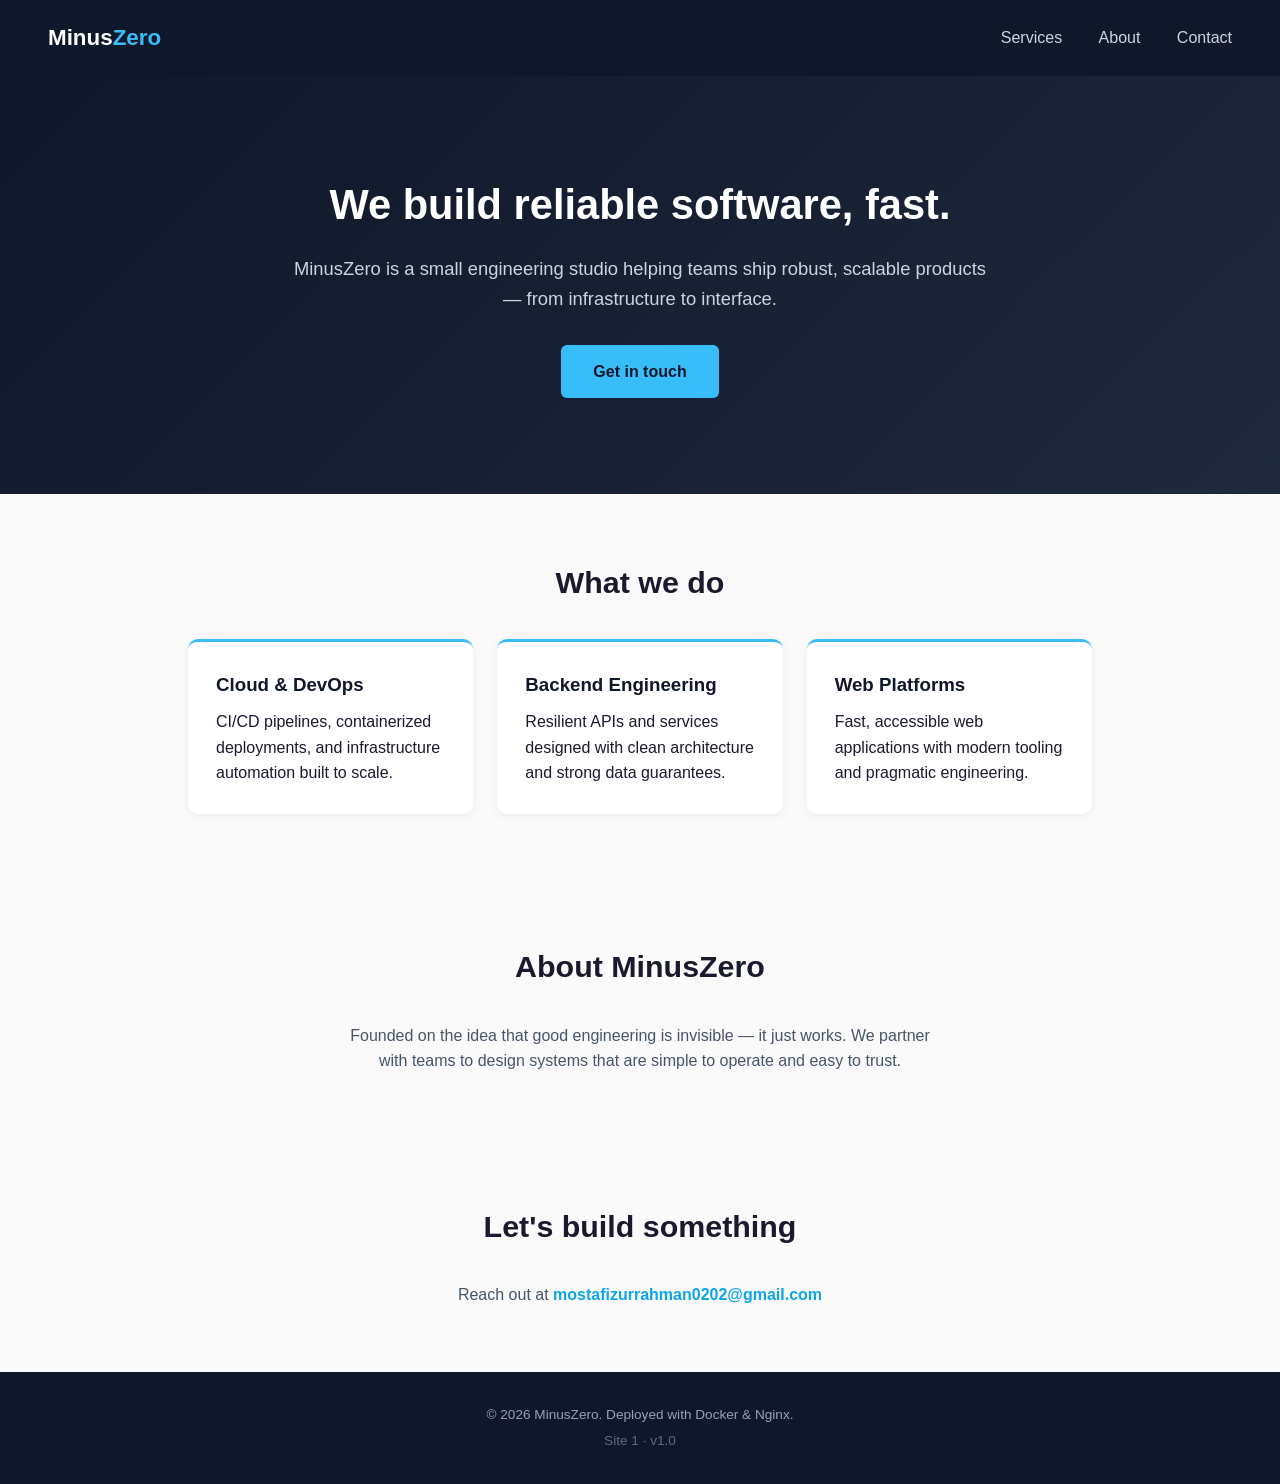
<file: site1/index.html>
<!doctype html>
<html lang="en">
    <head>
        <meta charset="UTF-8" />
        <meta name="viewport" content="width=device-width, initial-scale=1.0" />
        <title>MinusZero — Engineering the Future is here..</title>
        <link rel="stylesheet" href="style.css" />
    </head>
    <body>
        <header class="navbar">
            <div class="brand">Minus<span>Zero</span></div>
            <nav>
                <a href="#services">Services</a>
                <a href="#about">About</a>
                <a href="#contact">Contact</a>
            </nav>
        </header>

        <section class="hero">
            <div class="hero-content">
                <h1>We build reliable software, fast.</h1>
                <p>
                    MinusZero is a small engineering studio helping teams ship
                    robust, scalable products — from infrastructure to
                    interface.
                </p>
                <a class="cta" href="#contact">Get in touch</a>
            </div>
        </section>

        <section id="services" class="services">
            <h2>What we do</h2>
            <div class="cards">
                <div class="card">
                    <h3>Cloud &amp; DevOps</h3>
                    <p>
                        CI/CD pipelines, containerized deployments, and
                        infrastructure automation built to scale.
                    </p>
                </div>
                <div class="card">
                    <h3>Backend Engineering</h3>
                    <p>
                        Resilient APIs and services designed with clean
                        architecture and strong data guarantees.
                    </p>
                </div>
                <div class="card">
                    <h3>Web Platforms</h3>
                    <p>
                        Fast, accessible web applications with modern tooling
                        and pragmatic engineering.
                    </p>
                </div>
            </div>
        </section>

        <section id="about" class="about">
            <h2>About MinusZero</h2>
            <p>
                Founded on the idea that good engineering is invisible — it just
                works. We partner with teams to design systems that are simple
                to operate and easy to trust.
            </p>
        </section>

        <section id="contact" class="contact">
            <h2>Let's build something</h2>
            <p>
                Reach out at
                <a href="mailto:mostafizurrahman0202@gmail.com"
                    >mostafizurrahman0202@gmail.com</a
                >
            </p>
        </section>

        <footer>
            <p>&copy; 2026 MinusZero. Deployed with Docker &amp; Nginx.</p>
            <p class="version">Site 1 · v1.0</p>
        </footer>
    </body>
</html>
</file>
<file: site1/style.css>
* {
    box-sizing: border-box;
    margin: 0;
    padding: 0;
}

body {
    font-family:
        -apple-system, BlinkMacSystemFont, "Segoe UI", Roboto, Helvetica, Arial,
        sans-serif;
    color: #1a1a2e;
    line-height: 1.6;
    background: #fafafa;
}

a {
    text-decoration: none;
    color: inherit;
}

.navbar {
    display: flex;
    justify-content: space-between;
    align-items: center;
    padding: 1.25rem 3rem;
    background: #0f172a;
    color: #fff;
    position: sticky;
    top: 0;
    z-index: 10;
}

.brand {
    font-weight: 700;
    font-size: 1.4rem;
}
.brand span {
    color: #38bdf8;
}

.navbar nav a {
    margin-left: 2rem;
    color: #cbd5e1;
    font-weight: 500;
    transition: color 0.2s;
}
.navbar nav a:hover {
    color: #38bdf8;
}

.hero {
    background: linear-gradient(135deg, #0f172a 0%, #1e293b 100%);
    color: #fff;
    padding: 6rem 3rem;
    text-align: center;
}

.hero-content {
    max-width: 700px;
    margin: 0 auto;
}

.hero h1 {
    font-size: 2.6rem;
    margin-bottom: 1rem;
}
.hero p {
    font-size: 1.15rem;
    color: #cbd5e1;
    margin-bottom: 2rem;
}

.cta {
    display: inline-block;
    background: #38bdf8;
    color: #0f172a;
    padding: 0.85rem 2rem;
    border-radius: 6px;
    font-weight: 700;
    transition:
        transform 0.15s,
        background 0.2s;
}
.cta:hover {
    background: #0ea5e9;
    transform: translateY(-2px);
}

.services,
.about,
.contact {
    padding: 4rem 3rem;
    max-width: 1000px;
    margin: 0 auto;
}

.services h2,
.about h2,
.contact h2 {
    font-size: 1.9rem;
    margin-bottom: 2rem;
    text-align: center;
}

.cards {
    display: grid;
    grid-template-columns: repeat(auto-fit, minmax(240px, 1fr));
    gap: 1.5rem;
}

.card {
    background: #fff;
    padding: 1.75rem;
    border-radius: 10px;
    box-shadow: 0 2px 10px rgba(0, 0, 0, 0.06);
    border-top: 3px solid #38bdf8;
}

.card h3 {
    margin-bottom: 0.6rem;
    color: #0f172a;
}

.about,
.contact {
    text-align: center;
}
.about p,
.contact p {
    max-width: 600px;
    margin: 0 auto;
    color: #475569;
}

.contact a {
    color: #0ea5e9;
    font-weight: 600;
}

footer {
    text-align: center;
    padding: 2rem;
    background: #0f172a;
    color: #94a3b8;
    font-size: 0.85rem;
}
.version {
    margin-top: 0.25rem;
    opacity: 0.6;
}
</file>
